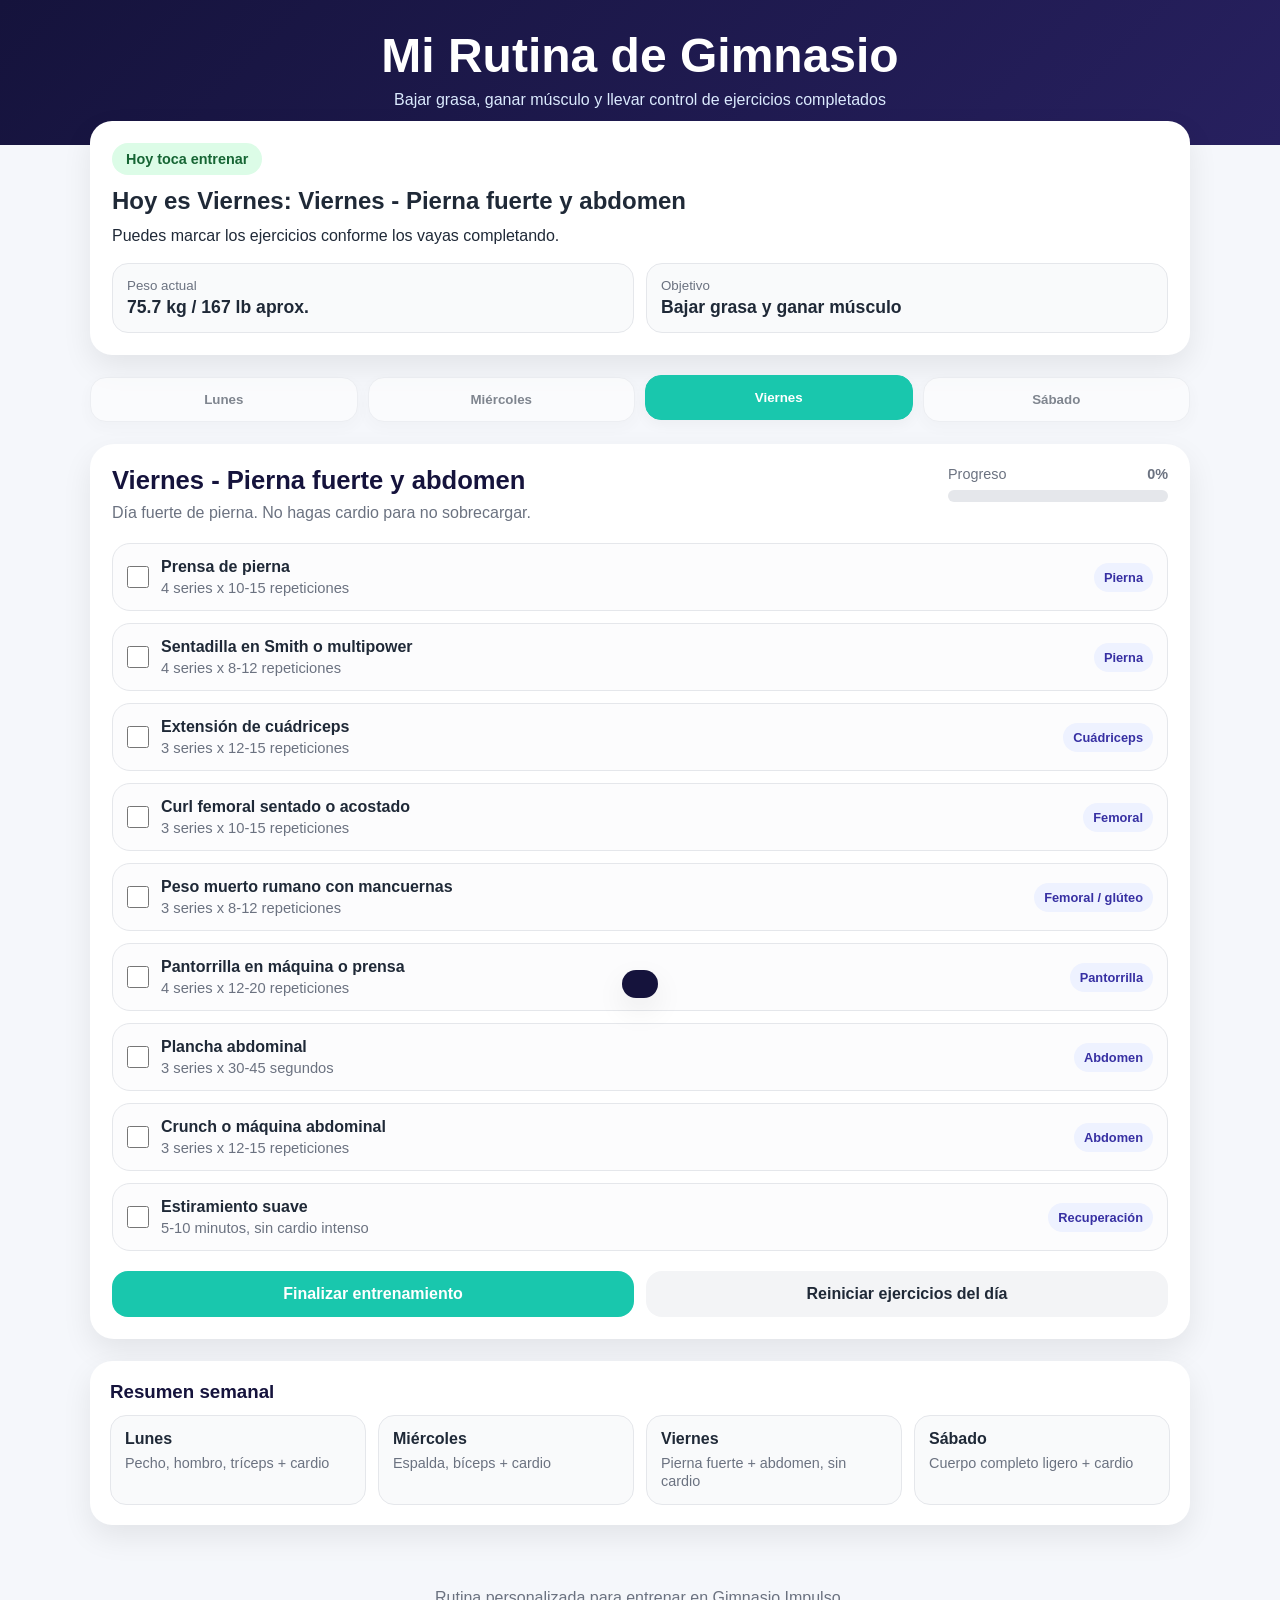
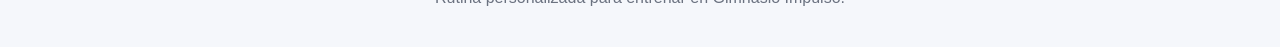
<file: ejercicios.html>
<!DOCTYPE html>
<html lang="es">
<head>
  <meta charset="UTF-8" />
  <meta name="viewport" content="width=device-width, initial-scale=1.0" />
  <title>Rutina Gym - Josue</title>

  <style>
    :root {
      --primary: #19c7ad;
      --primary-dark: #0fa28d;
      --dark: #15133c;
      --bg: #f5f7fb;
      --card: #ffffff;
      --text: #1f2937;
      --muted: #6b7280;
      --success: #16a34a;
      --warning: #f59e0b;
      --danger: #ef4444;
      --border: #e5e7eb;
      --shadow: 0 12px 30px rgba(0, 0, 0, 0.08);
    }

    * {
      box-sizing: border-box;
      margin: 0;
      padding: 0;
    }

    body {
      font-family: Arial, sans-serif;
      background: var(--bg);
      color: var(--text);
      min-height: 100vh;
    }

    header {
      background: linear-gradient(135deg, var(--dark), #27205f);
      color: white;
      padding: 28px 18px 36px;
      text-align: center;
    }

    header h1 {
      font-size: clamp(1.8rem, 5vw, 3rem);
      margin-bottom: 8px;
    }

    header p {
      color: #dbeafe;
      font-size: 1rem;
    }

    .container {
      width: min(1100px, 92%);
      margin: -24px auto 40px;
    }

    .top-card {
      background: var(--card);
      border-radius: 22px;
      padding: 22px;
      box-shadow: var(--shadow);
      display: grid;
      gap: 18px;
    }

    .status {
      display: grid;
      gap: 12px;
    }

    .badge {
      display: inline-flex;
      align-items: center;
      justify-content: center;
      width: fit-content;
      padding: 8px 14px;
      border-radius: 999px;
      font-weight: bold;
      font-size: 0.9rem;
    }

    .badge.train {
      background: #dcfce7;
      color: #166534;
    }

    .badge.rest {
      background: #fee2e2;
      color: #991b1b;
    }

    .info-grid {
      display: grid;
      grid-template-columns: repeat(2, 1fr);
      gap: 12px;
    }

    .info-box {
      background: #f9fafb;
      border: 1px solid var(--border);
      border-radius: 16px;
      padding: 14px;
    }

    .info-box small {
      color: var(--muted);
      display: block;
      margin-bottom: 4px;
    }

    .info-box strong {
      font-size: 1.1rem;
    }

    .tabs {
      display: grid;
      grid-template-columns: repeat(4, 1fr);
      gap: 10px;
      margin: 22px 0;
    }

    .tab-btn {
      border: none;
      background: white;
      border: 1px solid var(--border);
      padding: 14px 10px;
      border-radius: 16px;
      cursor: pointer;
      font-weight: bold;
      color: var(--text);
      transition: 0.2s;
      box-shadow: 0 5px 14px rgba(0,0,0,0.04);
    }

    .tab-btn.active {
      background: var(--primary);
      color: white;
      border-color: var(--primary);
      transform: translateY(-2px);
    }

    .tab-btn.locked {
      opacity: 0.55;
    }

    .workout-card {
      background: white;
      border-radius: 24px;
      box-shadow: var(--shadow);
      padding: 22px;
    }

    .workout-header {
      display: flex;
      justify-content: space-between;
      gap: 12px;
      align-items: flex-start;
      margin-bottom: 18px;
      flex-wrap: wrap;
    }

    .workout-title h2 {
      font-size: 1.6rem;
      color: var(--dark);
      margin-bottom: 6px;
    }

    .workout-title p {
      color: var(--muted);
      line-height: 1.5;
    }

    .progress-area {
      min-width: 220px;
    }

    .progress-text {
      display: flex;
      justify-content: space-between;
      font-size: 0.9rem;
      margin-bottom: 8px;
      color: var(--muted);
    }

    .progress-bar {
      width: 100%;
      height: 12px;
      background: #e5e7eb;
      border-radius: 999px;
      overflow: hidden;
    }

    .progress-fill {
      width: 0%;
      height: 100%;
      background: linear-gradient(90deg, var(--primary), var(--success));
      border-radius: 999px;
      transition: width 0.3s ease;
    }

    .warning-box {
      display: none;
      background: #fff7ed;
      border: 1px solid #fed7aa;
      color: #9a3412;
      padding: 14px;
      border-radius: 16px;
      margin-bottom: 16px;
      line-height: 1.5;
    }

    .exercise-list {
      display: grid;
      gap: 12px;
    }

    .exercise {
      display: grid;
      grid-template-columns: auto 1fr auto;
      gap: 12px;
      align-items: center;
      border: 1px solid var(--border);
      background: #fcfcfd;
      border-radius: 18px;
      padding: 14px;
      transition: 0.2s;
    }

    .exercise.done {
      background: #ecfdf5;
      border-color: #bbf7d0;
    }

    .exercise input {
      width: 22px;
      height: 22px;
      accent-color: var(--primary);
      cursor: pointer;
    }

    .exercise input:disabled {
      cursor: not-allowed;
    }

    .exercise-name {
      font-weight: bold;
      margin-bottom: 4px;
    }

    .exercise-detail {
      color: var(--muted);
      font-size: 0.92rem;
    }

    .tag {
      padding: 7px 10px;
      border-radius: 999px;
      background: #eef2ff;
      color: #3730a3;
      font-size: 0.8rem;
      font-weight: bold;
      white-space: nowrap;
    }

    .actions {
      display: grid;
      grid-template-columns: repeat(2, 1fr);
      gap: 12px;
      margin-top: 20px;
    }

    .btn {
      border: none;
      padding: 14px 18px;
      border-radius: 16px;
      cursor: pointer;
      font-weight: bold;
      font-size: 1rem;
      transition: 0.2s;
    }

    .btn-primary {
      background: var(--primary);
      color: white;
    }

    .btn-primary:hover {
      background: var(--primary-dark);
    }

    .btn-secondary {
      background: #f3f4f6;
      color: var(--text);
    }

    .btn-secondary:hover {
      background: #e5e7eb;
    }

    .btn:disabled {
      opacity: 0.5;
      cursor: not-allowed;
    }

    .summary-card {
      margin-top: 22px;
      background: white;
      border-radius: 22px;
      padding: 20px;
      box-shadow: var(--shadow);
    }

    .summary-card h3 {
      color: var(--dark);
      margin-bottom: 12px;
    }

    .weekly-grid {
      display: grid;
      grid-template-columns: repeat(4, 1fr);
      gap: 12px;
    }

    .weekly-day {
      border: 1px solid var(--border);
      border-radius: 16px;
      padding: 14px;
      background: #f9fafb;
    }

    .weekly-day strong {
      display: block;
      margin-bottom: 6px;
    }

    .weekly-day span {
      color: var(--muted);
      font-size: 0.9rem;
    }

    .toast {
      position: fixed;
      left: 50%;
      bottom: 22px;
      transform: translateX(-50%) translateY(120px);
      background: var(--dark);
      color: white;
      padding: 14px 18px;
      border-radius: 999px;
      box-shadow: var(--shadow);
      transition: 0.3s;
      z-index: 99;
      text-align: center;
      width: max-content;
      max-width: 90%;
    }

    .toast.show {
      transform: translateX(-50%) translateY(0);
    }

    footer {
      text-align: center;
      color: var(--muted);
      padding: 24px 12px 40px;
    }

    @media (max-width: 768px) {
      .container {
        width: 94%;
      }

      .info-grid,
      .weekly-grid {
        grid-template-columns: 1fr;
      }

      .tabs {
        grid-template-columns: repeat(2, 1fr);
      }

      .workout-card,
      .top-card,
      .summary-card {
        padding: 18px;
      }

      .exercise {
        grid-template-columns: auto 1fr;
      }

      .tag {
        grid-column: 2;
        width: fit-content;
      }

      .actions {
        grid-template-columns: 1fr;
      }

      .progress-area {
        width: 100%;
      }
    }

    @media (max-width: 420px) {
      header {
        padding-top: 24px;
      }

      .tabs {
        grid-template-columns: 1fr;
      }

      .tab-btn {
        padding: 13px;
      }
    }
  </style>
</head>

<body>
  <header>
    <h1>Mi Rutina de Gimnasio</h1>
    <p>Bajar grasa, ganar músculo y llevar control de ejercicios completados</p>
  </header>

  <main class="container">
    <section class="top-card">
      <div class="status">
        <span id="todayBadge" class="badge">Validando día...</span>
        <h2 id="todayTitle">Cargando...</h2>
        <p id="todayMessage">Estamos revisando si hoy tienes entrenamiento.</p>
      </div>

      <div class="info-grid">
        <div class="info-box">
          <small>Peso actual</small>
          <strong>75.7 kg / 167 lb aprox.</strong>
        </div>
        <div class="info-box">
          <small>Objetivo</small>
          <strong>Bajar grasa y ganar músculo</strong>
        </div>
      </div>
    </section>

    <nav class="tabs" id="tabs"></nav>

    <section class="workout-card">
      <div class="workout-header">
        <div class="workout-title">
          <h2 id="routineTitle">Rutina</h2>
          <p id="routineDescription">Selecciona un día para ver los ejercicios.</p>
        </div>

        <div class="progress-area">
          <div class="progress-text">
            <span>Progreso</span>
            <strong id="progressText">0%</strong>
          </div>
          <div class="progress-bar">
            <div id="progressFill" class="progress-fill"></div>
          </div>
        </div>
      </div>

      <div id="warningBox" class="warning-box"></div>

      <div id="exerciseList" class="exercise-list"></div>

      <div class="actions">
        <button id="finishBtn" class="btn btn-primary">Finalizar entrenamiento</button>
        <button id="resetBtn" class="btn btn-secondary">Reiniciar ejercicios del día</button>
      </div>
    </section>

    <section class="summary-card">
      <h3>Resumen semanal</h3>
      <div class="weekly-grid">
        <div class="weekly-day">
          <strong>Lunes</strong>
          <span>Pecho, hombro, tríceps + cardio</span>
        </div>
        <div class="weekly-day">
          <strong>Miércoles</strong>
          <span>Espalda, bíceps + cardio</span>
        </div>
        <div class="weekly-day">
          <strong>Viernes</strong>
          <span>Pierna fuerte + abdomen, sin cardio</span>
        </div>
        <div class="weekly-day">
          <strong>Sábado</strong>
          <span>Cuerpo completo ligero + cardio</span>
        </div>
      </div>
    </section>
  </main>

  <footer>
    Rutina personalizada para entrenar en Gimnasio Impulso.
  </footer>

  <div id="toast" class="toast"></div>

  <script>
    const routines = {
      1: {
        dayName: "Lunes",
        title: "Lunes - Pecho, hombro y tríceps",
        description: "Día de empuje. Al finalizar haces 30 minutos de cardio de baja intensidad.",
        cardio: "Cardio baja intensidad: 30 minutos",
        exercises: [
          { name: "Press de pecho en máquina", detail: "4 series x 8-12 repeticiones", muscle: "Pecho" },
          { name: "Press inclinado con mancuernas", detail: "3 series x 8-12 repeticiones", muscle: "Pecho" },
          { name: "Pec deck o aperturas en polea", detail: "3 series x 12-15 repeticiones", muscle: "Pecho" },
          { name: "Press de hombro en máquina", detail: "3 series x 8-12 repeticiones", muscle: "Hombro" },
          { name: "Elevaciones laterales con mancuernas", detail: "3 series x 12-15 repeticiones", muscle: "Hombro" },
          { name: "Extensión de tríceps en polea", detail: "3 series x 10-15 repeticiones", muscle: "Tríceps" },
          { name: "Press francés con mancuerna o cuerda", detail: "3 series x 10-12 repeticiones", muscle: "Tríceps" },
          { name: "Abdomen en máquina o crunch", detail: "3 series x 12-15 repeticiones", muscle: "Abdomen" },
          { name: "Cardio en caminadora, bici o elíptica", detail: "30 minutos suave, que puedas hablar sin ahogarte", muscle: "Cardio" }
        ]
      },

      3: {
        dayName: "Miércoles",
        title: "Miércoles - Espalda y bíceps",
        description: "Día de jalón. Al finalizar haces 30 minutos de cardio de baja intensidad.",
        cardio: "Cardio baja intensidad: 30 minutos",
        exercises: [
          { name: "Jalón al pecho en polea alta", detail: "4 series x 8-12 repeticiones", muscle: "Espalda" },
          { name: "Remo sentado en polea", detail: "4 series x 8-12 repeticiones", muscle: "Espalda" },
          { name: "Remo con mancuerna en banca", detail: "3 series x 10-12 repeticiones", muscle: "Espalda" },
          { name: "Pull over en polea", detail: "3 series x 12-15 repeticiones", muscle: "Espalda" },
          { name: "Face pull en polea", detail: "3 series x 12-15 repeticiones", muscle: "Hombro posterior" },
          { name: "Curl bíceps con mancuernas", detail: "3 series x 10-12 repeticiones", muscle: "Bíceps" },
          { name: "Curl martillo con mancuernas", detail: "3 series x 10-12 repeticiones", muscle: "Bíceps" },
          { name: "Elevación de piernas o abdomen en banco", detail: "3 series x 12-15 repeticiones", muscle: "Abdomen" },
          { name: "Cardio en caminadora, bici o elíptica", detail: "30 minutos suave, que puedas hablar sin ahogarte", muscle: "Cardio" }
        ]
      },

      5: {
        dayName: "Viernes",
        title: "Viernes - Pierna fuerte y abdomen",
        description: "Día fuerte de pierna. No hagas cardio para no sobrecargar.",
        cardio: "Sin cardio",
        exercises: [
          { name: "Prensa de pierna", detail: "4 series x 10-15 repeticiones", muscle: "Pierna" },
          { name: "Sentadilla en Smith o multipower", detail: "4 series x 8-12 repeticiones", muscle: "Pierna" },
          { name: "Extensión de cuádriceps", detail: "3 series x 12-15 repeticiones", muscle: "Cuádriceps" },
          { name: "Curl femoral sentado o acostado", detail: "3 series x 10-15 repeticiones", muscle: "Femoral" },
          { name: "Peso muerto rumano con mancuernas", detail: "3 series x 8-12 repeticiones", muscle: "Femoral / glúteo" },
          { name: "Pantorrilla en máquina o prensa", detail: "4 series x 12-20 repeticiones", muscle: "Pantorrilla" },
          { name: "Plancha abdominal", detail: "3 series x 30-45 segundos", muscle: "Abdomen" },
          { name: "Crunch o máquina abdominal", detail: "3 series x 12-15 repeticiones", muscle: "Abdomen" },
          { name: "Estiramiento suave", detail: "5-10 minutos, sin cardio intenso", muscle: "Recuperación" }
        ]
      },

      6: {
        dayName: "Sábado",
        title: "Sábado - Cuerpo completo ligero",
        description: "Día para reforzar torso, brazos, abdomen y cardio. Pierna solo suave.",
        cardio: "Cardio baja intensidad: 30 minutos",
        exercises: [
          { name: "Press de pecho en máquina", detail: "3 series x 10-12 repeticiones", muscle: "Pecho" },
          { name: "Jalón al pecho agarre cerrado", detail: "3 series x 10-12 repeticiones", muscle: "Espalda" },
          { name: "Remo en máquina o polea", detail: "3 series x 10-12 repeticiones", muscle: "Espalda" },
          { name: "Press de hombro en máquina", detail: "3 series x 10-12 repeticiones", muscle: "Hombro" },
          { name: "Zancadas suaves o sentadilla goblet ligera", detail: "2-3 series x 12 repeticiones", muscle: "Pierna suave" },
          { name: "Curl bíceps en polea", detail: "3 series x 12 repeticiones", muscle: "Bíceps" },
          { name: "Extensión tríceps en polea", detail: "3 series x 12 repeticiones", muscle: "Tríceps" },
          { name: "Abdominales en máquina o crunch", detail: "3 series x 12-15 repeticiones", muscle: "Abdomen" },
          { name: "Cardio en caminadora, bici o elíptica", detail: "30 minutos suave, que puedas hablar sin ahogarte", muscle: "Cardio" }
        ]
      }
    };

    const dayNames = [
      "Domingo",
      "Lunes",
      "Martes",
      "Miércoles",
      "Jueves",
      "Viernes",
      "Sábado"
    ];

    const trainingDays = [1, 3, 5, 6];

    const today = new Date();
    const currentDay = today.getDay();
    let selectedDay = trainingDays.includes(currentDay) ? currentDay : getNextTrainingDay(currentDay);

    const tabs = document.getElementById("tabs");
    const todayBadge = document.getElementById("todayBadge");
    const todayTitle = document.getElementById("todayTitle");
    const todayMessage = document.getElementById("todayMessage");
    const routineTitle = document.getElementById("routineTitle");
    const routineDescription = document.getElementById("routineDescription");
    const exerciseList = document.getElementById("exerciseList");
    const progressText = document.getElementById("progressText");
    const progressFill = document.getElementById("progressFill");
    const warningBox = document.getElementById("warningBox");
    const finishBtn = document.getElementById("finishBtn");
    const resetBtn = document.getElementById("resetBtn");
    const toast = document.getElementById("toast");

    function getDateKey() {
      const year = today.getFullYear();
      const month = String(today.getMonth() + 1).padStart(2, "0");
      const day = String(today.getDate()).padStart(2, "0");
      return `${year}-${month}-${day}`;
    }

    function getStorageKey(dayNumber) {
      return `rutina-josue-${getDateKey()}-${dayNumber}`;
    }

    function getNextTrainingDay(day) {
      for (let i = 1; i <= 7; i++) {
        const next = (day + i) % 7;
        if (trainingDays.includes(next)) return next;
      }
      return 1;
    }

    function validateToday() {
      const isTrainingDay = trainingDays.includes(currentDay);

      if (isTrainingDay) {
        todayBadge.textContent = "Hoy toca entrenar";
        todayBadge.className = "badge train";
        todayTitle.textContent = `Hoy es ${dayNames[currentDay]}: ${routines[currentDay].title}`;
        todayMessage.textContent = "Puedes marcar los ejercicios conforme los vayas completando.";
      } else {
        const nextDay = getNextTrainingDay(currentDay);
        todayBadge.textContent = "Hoy es descanso";
        todayBadge.className = "badge rest";
        todayTitle.textContent = `Hoy es ${dayNames[currentDay]}`;
        todayMessage.textContent = `No tienes rutina asignada hoy. Tu próximo entrenamiento es ${routines[nextDay].dayName}.`;
      }
    }

    function createTabs() {
      tabs.innerHTML = "";

      trainingDays.forEach(day => {
        const btn = document.createElement("button");
        btn.className = "tab-btn";
        btn.textContent = routines[day].dayName;
        btn.dataset.day = day;

        if (day !== currentDay) {
          btn.classList.add("locked");
        }

        btn.addEventListener("click", () => {
          selectedDay = day;
          renderRoutine(day);
        });

        tabs.appendChild(btn);
      });
    }

    function renderRoutine(day) {
      const routine = routines[day];
      const isTodayRoutine = day === currentDay;
      const canCheck = isTodayRoutine && trainingDays.includes(currentDay);
      const saved = JSON.parse(localStorage.getItem(getStorageKey(day))) || [];

      routineTitle.textContent = routine.title;
      routineDescription.textContent = routine.description;
      exerciseList.innerHTML = "";

      document.querySelectorAll(".tab-btn").forEach(btn => {
        btn.classList.toggle("active", Number(btn.dataset.day) === day);
      });

      if (!canCheck) {
        warningBox.style.display = "block";

        if (!trainingDays.includes(currentDay)) {
          warningBox.textContent = `Hoy es ${dayNames[currentDay]}, día de descanso. Puedes ver la rutina, pero solo podrás marcar ejercicios en un día de entrenamiento.`;
        } else {
          warningBox.textContent = `Estás viendo ${routine.dayName}, pero hoy es ${dayNames[currentDay]}. Para llevar control real, solo puedes marcar la rutina del día actual.`;
        }
      } else {
        warningBox.style.display = "none";
      }

      routine.exercises.forEach((exercise, index) => {
        const item = document.createElement("label");
        item.className = "exercise";

        const checkbox = document.createElement("input");
        checkbox.type = "checkbox";
        checkbox.checked = saved.includes(index);
        checkbox.disabled = !canCheck;

        if (checkbox.checked) {
          item.classList.add("done");
        }

        checkbox.addEventListener("change", () => {
          updateSavedProgress(day);
        });

        const content = document.createElement("div");

        const name = document.createElement("div");
        name.className = "exercise-name";
        name.textContent = exercise.name;

        const detail = document.createElement("div");
        detail.className = "exercise-detail";
        detail.textContent = exercise.detail;

        content.appendChild(name);
        content.appendChild(detail);

        const tag = document.createElement("span");
        tag.className = "tag";
        tag.textContent = exercise.muscle;

        item.appendChild(checkbox);
        item.appendChild(content);
        item.appendChild(tag);

        exerciseList.appendChild(item);
      });

      finishBtn.disabled = !canCheck;
      resetBtn.disabled = !canCheck;

      updateProgress();
    }

    function updateSavedProgress(day) {
      const checkedIndexes = [];

      document.querySelectorAll(".exercise input").forEach((checkbox, index) => {
        if (checkbox.checked) {
          checkedIndexes.push(index);
          checkbox.closest(".exercise").classList.add("done");
        } else {
          checkbox.closest(".exercise").classList.remove("done");
        }
      });

      localStorage.setItem(getStorageKey(day), JSON.stringify(checkedIndexes));
      updateProgress();
    }

    function updateProgress() {
      const checkboxes = document.querySelectorAll(".exercise input");
      const checked = document.querySelectorAll(".exercise input:checked");

      if (checkboxes.length === 0) {
        progressText.textContent = "0%";
        progressFill.style.width = "0%";
        return;
      }

      const percent = Math.round((checked.length / checkboxes.length) * 100);
      progressText.textContent = `${percent}%`;
      progressFill.style.width = `${percent}%`;
    }

    function showToast(message) {
      toast.textContent = message;
      toast.classList.add("show");

      setTimeout(() => {
        toast.classList.remove("show");
      }, 2800);
    }

    finishBtn.addEventListener("click", () => {
      const checkboxes = document.querySelectorAll(".exercise input");
      const checked = document.querySelectorAll(".exercise input:checked");

      if (checked.length === checkboxes.length) {
        showToast("¡Excelente! Entrenamiento completado al 100%.");
      } else {
        const missing = checkboxes.length - checked.length;
        showToast(`Te faltan ${missing} ejercicio(s) para completar la rutina.`);
      }
    });

    resetBtn.addEventListener("click", () => {
      const confirmReset = confirm("¿Seguro que quieres reiniciar los ejercicios marcados de hoy?");

      if (!confirmReset) return;

      localStorage.removeItem(getStorageKey(selectedDay));
      renderRoutine(selectedDay);
      showToast("Rutina reiniciada.");
    });

    validateToday();
    createTabs();
    renderRoutine(selectedDay);
  </script>
</body>
</html>
</file>
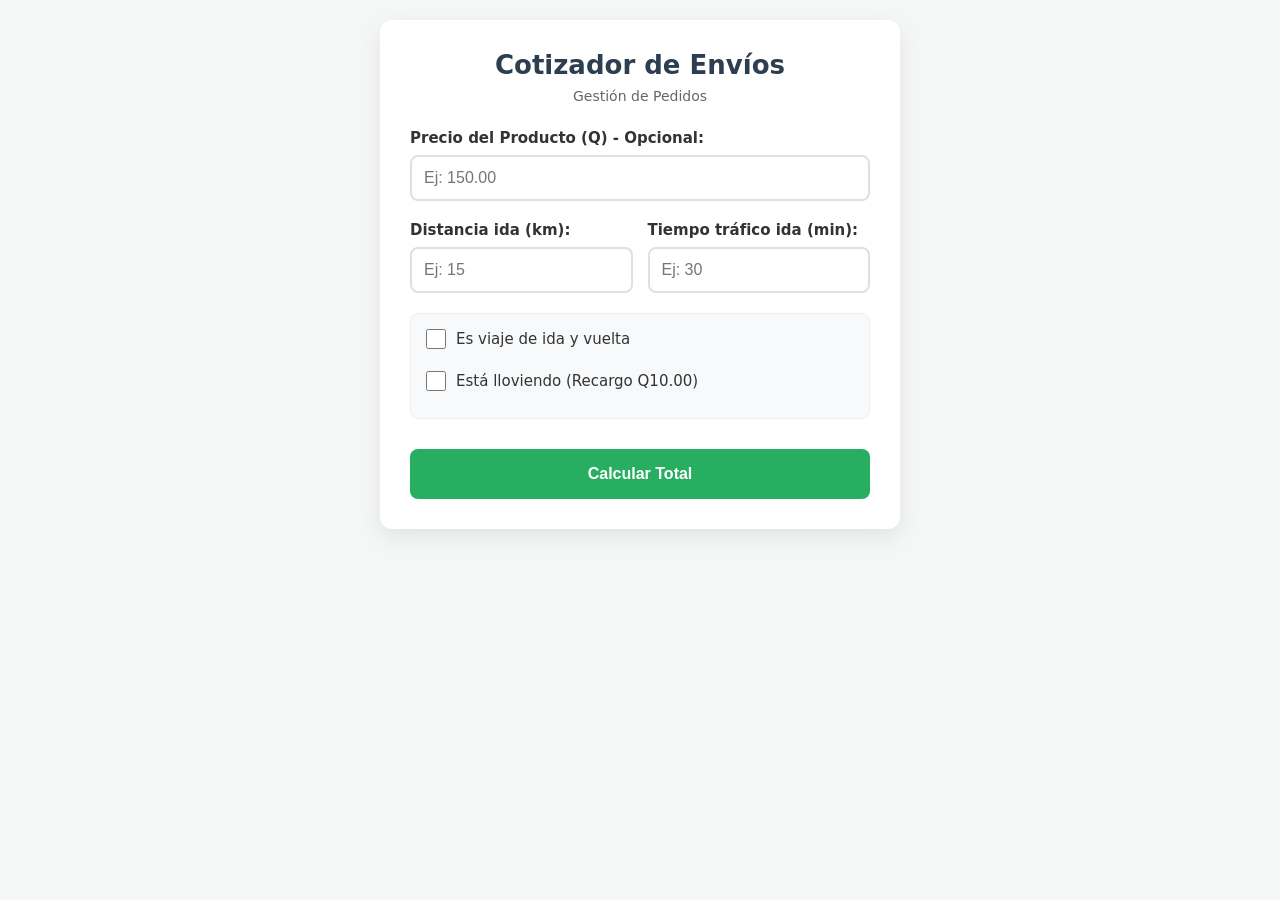
<file: gasolina.html>
<!DOCTYPE html>
<html lang="es">
<head>
    <meta charset="UTF-8">
    <meta name="viewport" content="width=device-width, initial-scale=1.0">
    <title>Calculadora de Envíos - Angie</title>
    <style>
        :root {
            --primary-color: #27ae60;
            --primary-hover: #219150;
            --secondary-color: #2980b9;
            --secondary-hover: #2471a3;
            --text-main: #333;
            --text-muted: #666;
            --bg-body: #f4f7f6;
            --bg-card: #ecf0f1;
        }

        * { box-sizing: border-box; margin: 0; padding: 0; }

        body {
            font-family: system-ui, -apple-system, sans-serif;
            background-color: var(--bg-body);
            color: var(--text-main);
            padding: 20px;
            min-height: 100vh;
            display: flex;
            justify-content: center;
            align-items: flex-start;
        }

        .container {
            background-color: #fff;
            padding: 30px;
            border-radius: 12px;
            box-shadow: 0 8px 24px rgba(0,0,0,0.08);
            max-width: 520px;
            width: 100%;
        }

        h2 { text-align: center; color: #2c3e50; margin-bottom: 8px; font-size: 26px; }
        .subtitulo { text-align: center; color: var(--text-muted); font-size: 14px; margin-bottom: 25px; }

        .input-group { margin-bottom: 20px; }
        
        label { display: block; margin-bottom: 8px; font-weight: 600; font-size: 15px; }
        
        input[type="number"] {
            width: 100%; padding: 12px; border: 2px solid #e0e0e0;
            border-radius: 8px; font-size: 16px; transition: border-color 0.3s ease;
        }
        input[type="number"]:focus { outline: none; border-color: var(--primary-color); }

        .row-inputs {
            display: flex;
            gap: 15px;
        }
        .row-inputs .input-group { flex: 1; }

        .checkbox-group { display: flex; align-items: center; gap: 10px; margin-bottom: 12px; padding: 5px 0; }
        .checkbox-group input { width: 20px; height: 20px; accent-color: var(--primary-color); cursor: pointer; }
        .checkbox-group label { margin: 0; font-size: 15px; cursor: pointer; font-weight: normal; }

        .btn-principal {
            width: 100%; padding: 16px; background-color: var(--primary-color);
            color: white; border: none; border-radius: 8px; font-size: 16px;
            cursor: pointer; font-weight: bold; margin-top: 10px;
            transition: all 0.2s ease;
        }
        .btn-principal:hover { background-color: var(--primary-hover); }

        .btn-whatsapp {
            width: 100%; padding: 14px; background-color: #25D366;
            color: white; border: none; border-radius: 8px; font-size: 15px;
            cursor: pointer; font-weight: bold; margin-top: 15px;
            display: flex; justify-content: center; align-items: center; gap: 8px;
        }
        .btn-whatsapp:hover { background-color: #20b858; }

        .resultados { margin-top: 30px; display: none; }
        .resultados.visible { display: block; animation: fadeIn 0.4s ease-out forwards; }
        @keyframes fadeIn { from { opacity: 0; transform: translateY(-10px); } to { opacity: 1; transform: translateY(0); } }

        .card { background-color: var(--bg-card); padding: 24px; border-radius: 10px; width: 100%; }
        .card h3 { margin-top: 0; text-align: center; border-bottom: 2px solid #bdc3c7; padding-bottom: 12px; color: #2c3e50; font-size: 20px; }
        
        .total-envio { font-size: 28px; font-weight: bold; color: var(--primary-color); text-align: center; margin: 15px 0 5px 0; }
        .total-cliente { font-size: 20px; font-weight: bold; color: #2c3e50; text-align: center; margin-bottom: 20px; }

        .desglose { font-size: 14px; line-height: 1.8; background-color: #fff; padding: 16px; border-radius: 8px; border: 1px solid #ddd; }
        .linea { display: flex; justify-content: space-between; border-bottom: 1px dashed #eee; padding: 6px 0; }
        .linea:last-child { border-bottom: none; }
        .linea.destacada { font-weight: bold; color: #2c3e50; background-color: #f8f9fa; padding: 8px; border-radius: 4px; margin-top: 5px; }

        .toast {
            visibility: hidden; min-width: 250px; background-color: #333; color: #fff;
            text-align: center; border-radius: 8px; padding: 12px; position: fixed;
            z-index: 1; left: 50%; bottom: 30px; transform: translateX(-50%);
            font-size: 14px; opacity: 0; transition: opacity 0.3s, bottom 0.3s;
        }
        .toast.show { visibility: visible; opacity: 1; bottom: 50px; }

        @media (max-width: 600px) {
            body { padding: 10px; }
            .container { padding: 20px; }
            .row-inputs { flex-direction: column; gap: 0; }
            .total-envio { font-size: 24px; }
        }
    </style>
</head>
<body>

<div class="container">
    <h2>Cotizador de Envíos</h2>
    <div class="subtitulo">Gestión de Pedidos</div>

    <form id="form-cotizador">
        <!-- Novedad: Valor del producto -->
        <div class="input-group">
            <label for="precio-producto">Precio del Producto (Q) - Opcional:</label>
            <input type="number" id="precio-producto" placeholder="Ej: 150.00" min="0" step="0.1">
        </div>

        <div class="row-inputs">
            <div class="input-group">
                <label for="distancia">Distancia ida (km):</label>
                <input type="number" id="distancia" placeholder="Ej: 15" min="0.1" step="0.1" required>
            </div>
            <div class="input-group">
                <label for="tiempo">Tiempo tráfico ida (min):</label>
                <input type="number" id="tiempo" placeholder="Ej: 30" min="1" required>
            </div>
        </div>

        <div class="input-group" style="display: none;">
            <!-- Oculto para que Angie no tenga que llenarlo cada vez, pero lo puedes cambiar aquí -->
            <label for="precio-gasolina">Precio gasolina:</label>
            <input type="number" id="precio-gasolina" value="35.00" required>
        </div>

        <!-- Condiciones especiales -->
        <div style="background: #f8f9fa; padding: 10px 15px; border-radius: 8px; margin-bottom: 20px; border: 1px solid #eee;">
            <div class="checkbox-group">
                <input type="checkbox" id="ida-vuelta">
                <label for="ida-vuelta">Es viaje de ida y vuelta</label>
            </div>
            <div class="checkbox-group">
                <input type="checkbox" id="lluvia">
                <label for="lluvia">Está lloviendo (Recargo Q10.00)</label>
            </div>
        </div>

        <button type="submit" class="btn-principal">Calcular Total</button>
    </form>

    <div class="resultados" id="resultados-box">
        <div class="card">
            <h3>Resumen para el Cliente</h3>
            
            <div class="total-envio" id="total-moto">Costo Envío: Q0.00</div>
            <div class="total-cliente" id="total-cobrar">Total a Cobrar: Q0.00</div>

            <div class="desglose">
                <div class="linea"><span>Distancia y Tiempo total:</span> <strong id="metricas-finales">0 km | 0 min</strong></div>
                <div class="linea"><span>Costo operativo (Gas/Desgaste):</span> <strong id="costo-operativo">Q0.00</strong></div>
                <div class="linea"><span>Mano de obra (Tiempo):</span> <strong id="tiempo-moto">Q0.00</strong></div>
                <div class="linea" id="linea-recargo" style="display: none; color: #d35400;">
                    <span>Recargo por lluvia:</span> <strong>Q10.00</strong>
                </div>
                <div class="linea destacada">
                    <span>Precio del Producto:</span> <strong id="display-producto">Q0.00</strong>
                </div>
            </div>

            <button type="button" class="btn-whatsapp" id="btn-copiar">
                <svg xmlns="http://www.w3.org/2000/svg" width="18" height="18" fill="currentColor" viewBox="0 0 16 16">
                    <path d="M13.601 2.326A7.85 7.85 0 0 0 7.994 0C3.627 0 .068 3.558.064 7.926c-.003 1.396.366 2.76 1.057 3.965L0 16l4.204-1.102a7.9 7.9 0 0 0 3.79.965h.004c4.368 0 7.926-3.558 7.93-7.93A7.9 7.9 0 0 0 13.6 2.326zM7.994 14.521a6.6 6.6 0 0 1-3.356-.92l-.24-.144-2.494.654.666-2.433-.156-.251a6.56 6.56 0 0 1-1.007-3.505c.003-3.626 2.957-6.584 6.591-6.584a6.56 6.56 0 0 1 4.66 1.931 6.56 6.56 0 0 1 1.928 4.66c-.004 3.639-2.961 6.592-6.592 6.592m3.615-4.934c-.197-.099-1.17-.578-1.353-.646-.182-.065-.315-.099-.445.099-.133.197-.513.646-.627.775-.114.133-.232.148-.43.05-.197-.1-.836-.308-1.592-.985-.59-.525-.985-1.175-1.103-1.372-.114-.198-.011-.304.088-.403.087-.088.197-.232.296-.346.1-.114.133-.198.198-.33.065-.134.034-.248-.015-.347-.05-.099-.445-1.076-.612-1.47-.16-.389-.323-.335-.445-.34-.114-.005-.247-.007-.38-.007a.73.73 0 0 0-.529.247c-.182.198-.691.677-.691 1.654s.71 1.916.81 2.049c.098.133 1.394 2.132 3.383 2.992.47.205.84.326 1.129.418.475.152.904.129 1.246.08.38-.058 1.171-.48 1.338-.943.164-.464.164-.86.114-.943-.049-.084-.182-.133-.38-.232z"/>
                </svg>
                Copiar mensaje para WhatsApp
            </button>
        </div>
    </div>
</div>

<div id="toast" class="toast">¡Mensaje copiado al portapapeles!</div>

<script>
document.addEventListener('DOMContentLoaded', () => {
    const form = document.getElementById('form-cotizador');
    const resultadosBox = document.getElementById('resultados-box');
    const btnCopiar = document.getElementById('btn-copiar');
    const toast = document.getElementById('toast');

    // Estado global para guardar el texto a copiar
    let mensajeWhatsApp = "";

    const TARIFAS = {
        kmPorGalon: 140,
        costoPorMinuto: 0.40,
        desgastePorKm: 0.30,
        recargoLluvia: 10.00, // Q10 fijos si llueve
        gananciaPorcentaje: 1.15 // 15% extra sobre el costo neto del envío como margen
    };

    const formatoMoneda = new Intl.NumberFormat('es-GT', { style: 'currency', currency: 'GTQ' });

    form.addEventListener('submit', (event) => {
        event.preventDefault();

        // 1. Obtener valores
        const precioProducto = parseFloat(document.getElementById('precio-producto').value) || 0;
        const distanciaBase = parseFloat(document.getElementById('distancia').value);
        const tiempoBase = parseFloat(document.getElementById('tiempo').value);
        const precioGasolina = parseFloat(document.getElementById('precio-gasolina').value);
        
        const idaVuelta = document.getElementById('ida-vuelta').checked;
        const hayLluvia = document.getElementById('lluvia').checked;

        // 2. Cálculos físicos
        const distanciaFinal = idaVuelta ? distanciaBase * 2 : distanciaBase;
        const tiempoFinal = idaVuelta ? tiempoBase * 2 : tiempoBase;
        const costoPorKm = precioGasolina / TARIFAS.kmPorGalon;
        
        // 3. Costos monetarios
        const motoGasolina = distanciaFinal * costoPorKm;
        const motoTiempo = tiempoFinal * TARIFAS.costoPorMinuto;
        const motoDesgaste = distanciaFinal * TARIFAS.desgastePorKm;
        
        // 4. Totales de envío
        let costoNetoEnvio = motoGasolina + motoTiempo + motoDesgaste;
        let costoEnvioConMargen = costoNetoEnvio * TARIFAS.gananciaPorcentaje;
        
        if (hayLluvia) {
            costoEnvioConMargen += TARIFAS.recargoLluvia;
            document.getElementById('linea-recargo').style.display = 'flex';
        } else {
            document.getElementById('linea-recargo').style.display = 'none';
        }

        // Redondear el envío a un número entero o más limpio (opcional, recomendado para ventas)
        const totalEnvioCobrar = Math.ceil(costoEnvioConMargen); 
        const granTotal = precioProducto + totalEnvioCobrar;

        // 5. Actualizar UI
        document.getElementById('total-moto').innerText = `Costo Envío: ${formatoMoneda.format(totalEnvioCobrar)}`;
        document.getElementById('total-cobrar').innerText = `Total a Cobrar: ${formatoMoneda.format(granTotal)}`;
        
        document.getElementById('metricas-finales').innerText = `${distanciaFinal.toFixed(1)} km | ${tiempoFinal} min`;
        document.getElementById('costo-operativo').innerText = formatoMoneda.format(motoGasolina + motoDesgaste);
        document.getElementById('tiempo-moto').innerText = formatoMoneda.format(motoTiempo);
        document.getElementById('display-producto').innerText = formatoMoneda.format(precioProducto);

        // 6. Preparar mensaje para WhatsApp
        mensajeWhatsApp = `¡Hola! 👋 El total de tu pedido sería *${formatoMoneda.format(granTotal)}*.\n\n`;
        if (precioProducto > 0) {
            mensajeWhatsApp += `📦 Producto: ${formatoMoneda.format(precioProducto)}\n`;
            mensajeWhatsApp += `🏍️ Envío: ${formatoMoneda.format(totalEnvioCobrar)}\n\n`;
        }
        mensajeWhatsApp += `¿Me confirmas si deseas proceder con la entrega? 😊`;

        resultadosBox.classList.add('visible');
        if (window.innerWidth <= 600) { resultadosBox.scrollIntoView({ behavior: 'smooth', block: 'start' }); }
    });

    // Función para copiar al portapapeles
    btnCopiar.addEventListener('click', () => {
        navigator.clipboard.writeText(mensajeWhatsApp).then(() => {
            // Mostrar notificación Toast
            toast.className = "toast show";
            setTimeout(() => { toast.className = toast.className.replace("show", ""); }, 3000);
        }).catch(err => {
            console.error('Error al copiar: ', err);
            alert("No se pudo copiar el texto. Intenta de nuevo.");
        });
    });
});
</script>

</body>
</html>
</file>
